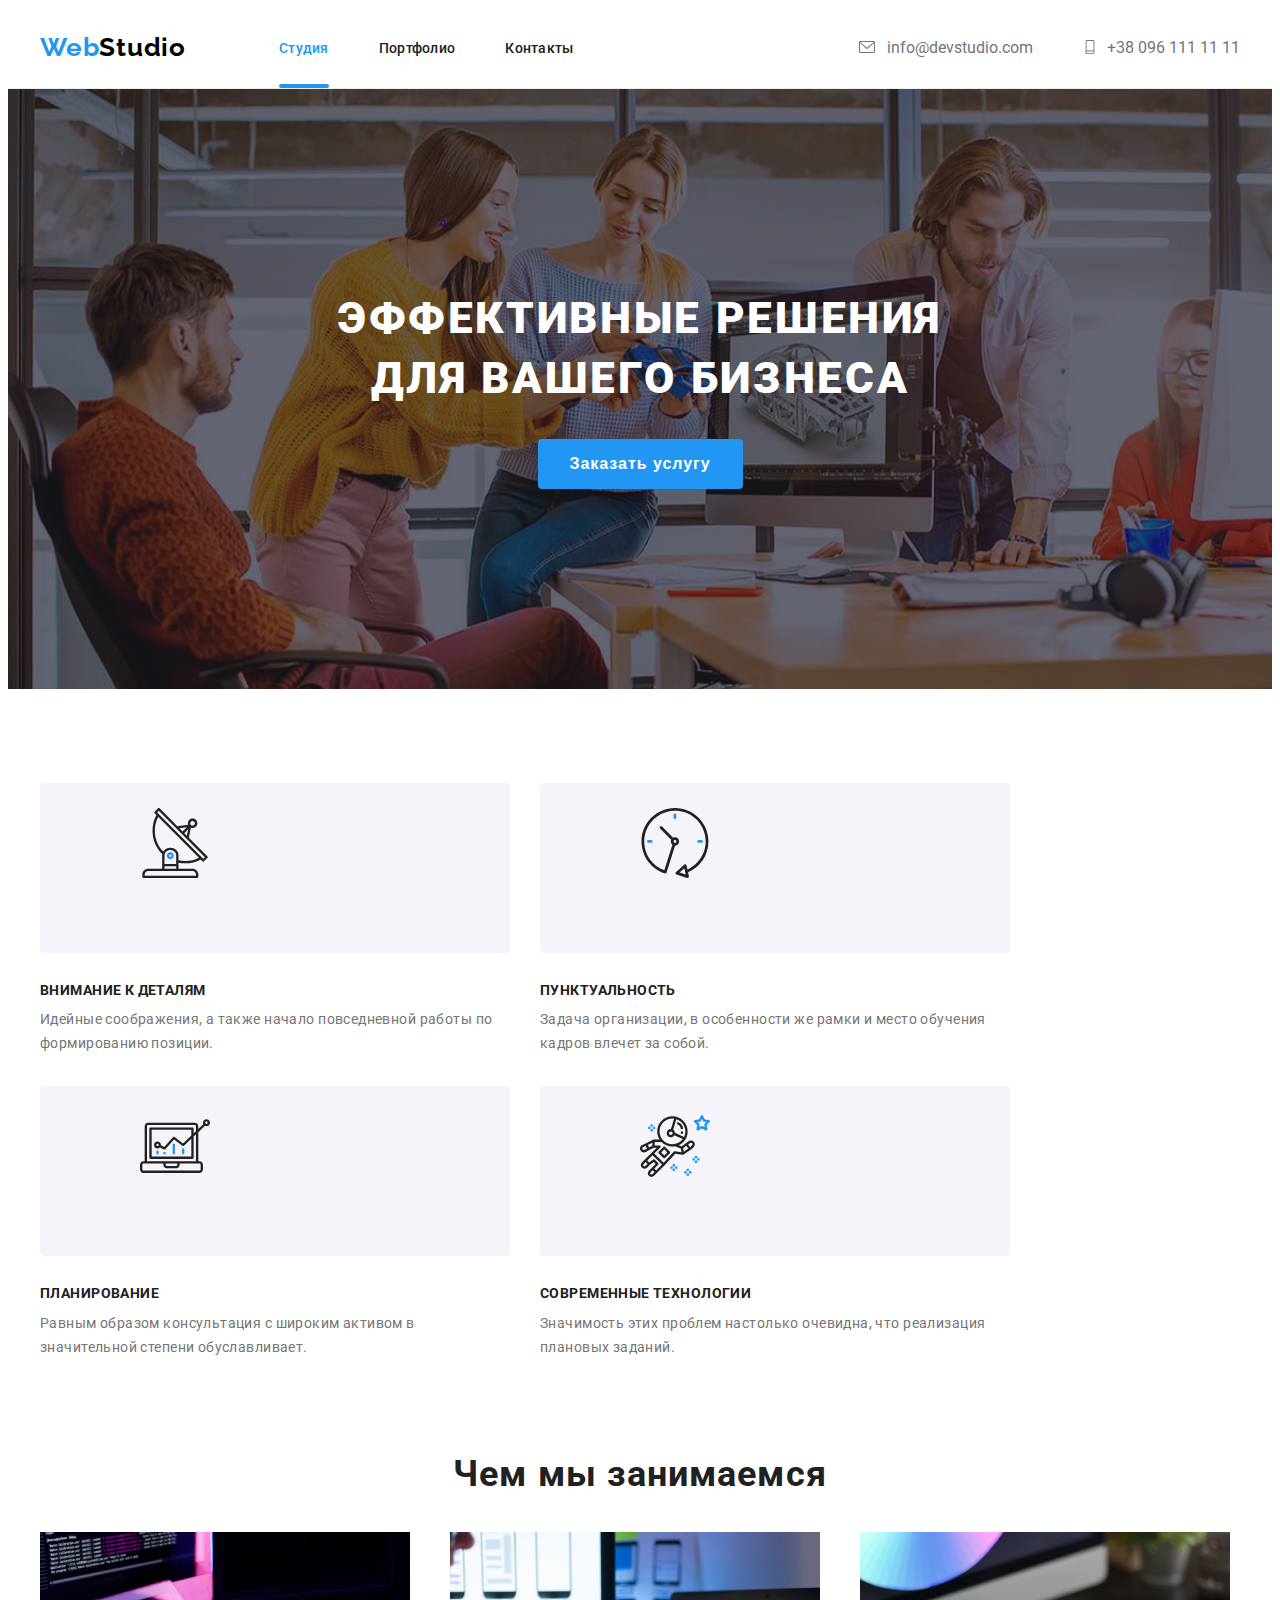
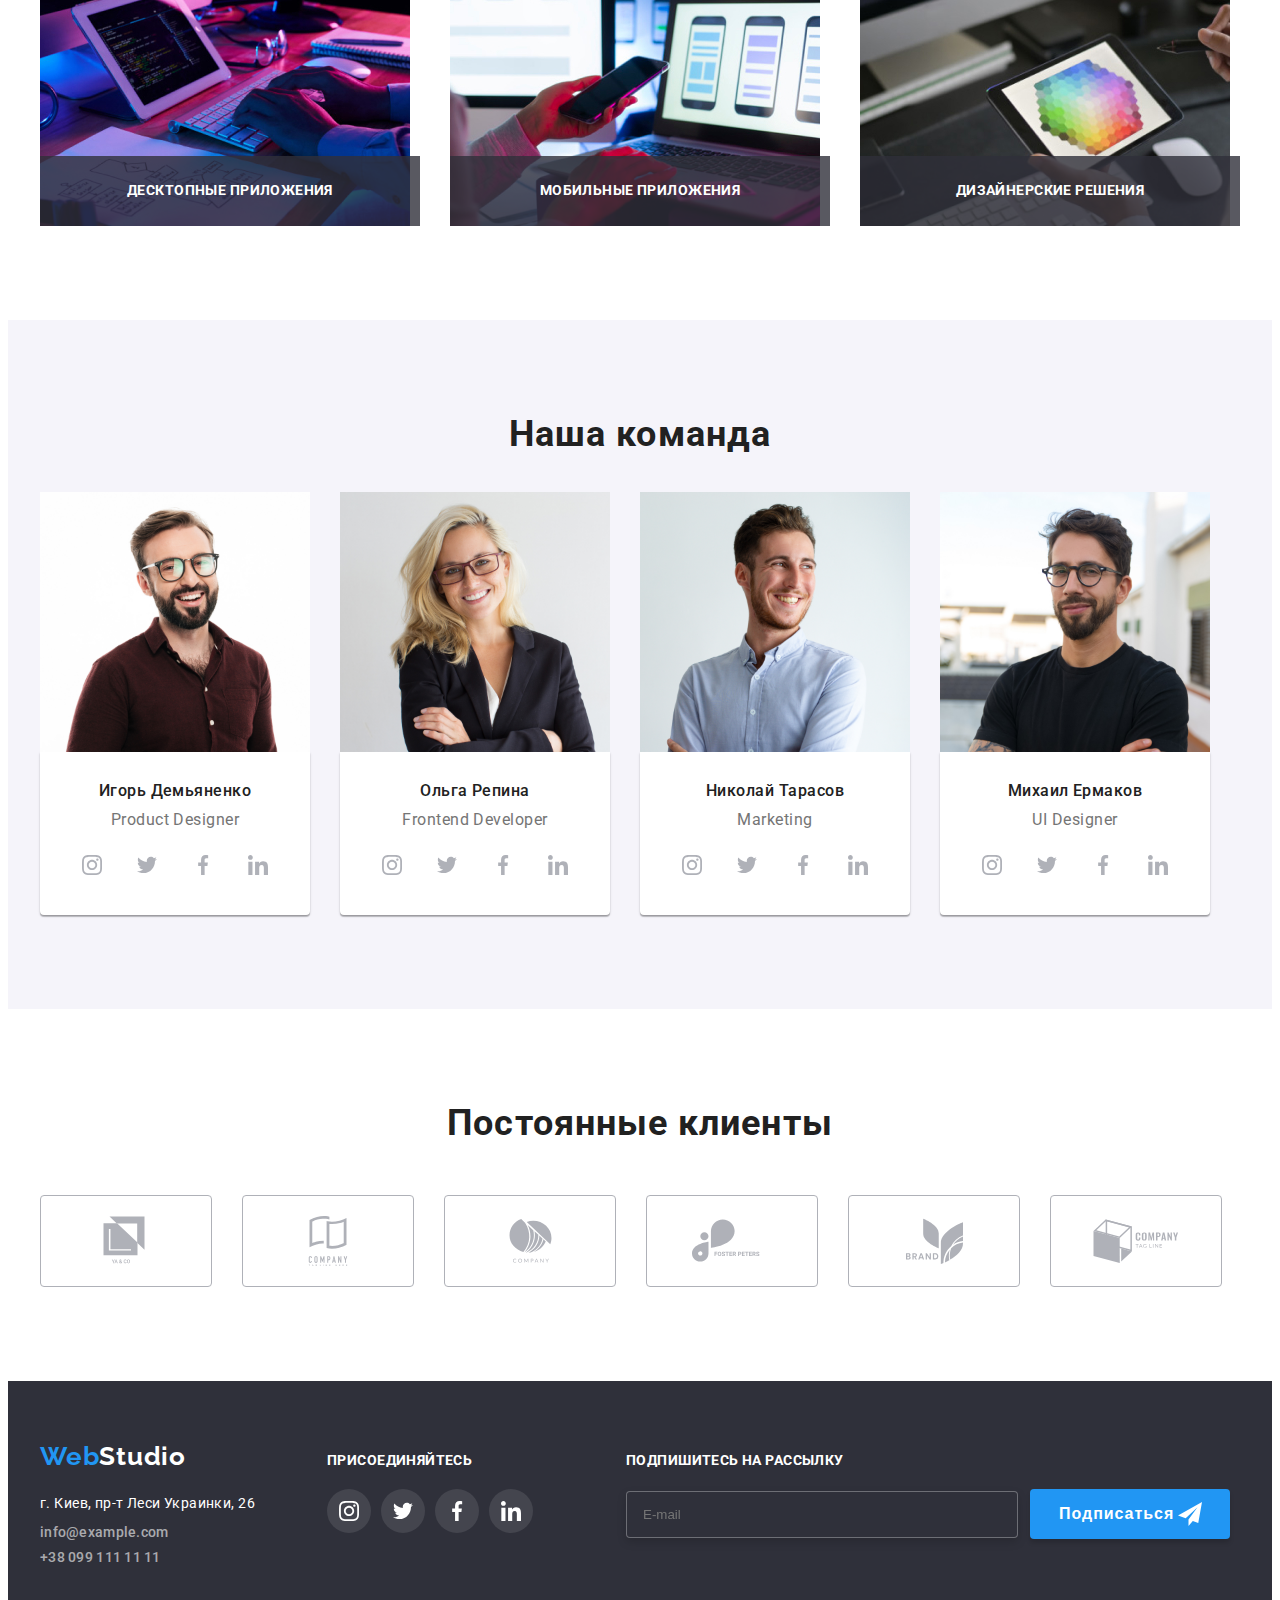
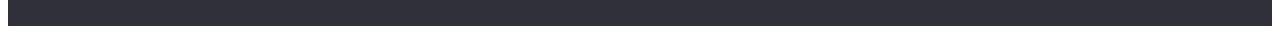
<file: index.html>
<!DOCTYPE html>
<html lang="ru">
<head>
    <meta charset="UTF-8">
    <meta http-equiv="X-UA-Compatible" content="IE=edge">
    <meta name="viewport" content="width=device-width, initial-scale=1.0">
    <title>Document</title>
    <link rel="preconnect" href="https://fonts.gstatic.com">
    <link href="https://fonts.googleapis.com/css2?family=Raleway:wght@700&family=Roboto:wght@400;500;700;900&display=swap"
        rel="stylesheet">
    <link rel="stylesheet" href="https://cdnjs.cloudflare.com/ajax/libs/modern-normalize/0.2.0/modern-normalize.min.css"
        integrity="sha512-sqIVMkf5f8XGYI/UZYGs7wODxlUeoj9JknataPfUwtvrSKWMHrMXGZ7Evb6nabFYJQG15vFFyALe6r0nWCD1Ug=="
        crossorigin="anonymous" />
    <link rel="stylesheet" href="./css/main.min.css">
    
</head>
<body>
    <header class="header">       
        
        <div class="container">
            <!-- Навигация -->
            <nav class="navigation">
                <a href="./index.html" class="logo link">Web<span class="logo_header">Studio</span></a>
                <ul class="list menu">
                    <li class="menu__item">
                        <a class="menu__link current link" href="index.html">Студия</a>
                    </li>
                    <li class="menu__item">
                        <a class="menu__link link" href="./portfolio.html">Портфолио</a>
                    </li>
                    <li class="menu__item">
                        <a class="menu__link link" href="">Контакты</a>
                    </li>
                </ul>
            </nav>
            <!-- Контакты -->
            <div class="contacts">
                <a href="mailto:info@devstudio.com" class="contacts__mail-link link">
                    <svg width="20" height="16" class="contacts__icon-envelope">
                        <use href="./images/svg/sprite.svg#icon-envelope">
            
                        </use>
                    </svg>
                    info@devstudio.com</a>
                <a href="tel:+380961111111" class="contacts__phone-link link">
                    <svg width="14" height="20" class="contacts__icon-Vector">
                        <use href="./images/svg/sprite.svg#icon-Vector">
            
                        </use>
                    </svg>+38 096 111 11 11
                </a>
            </div>
        </div>

    </header>

    <!-- hero -->
    <main class="main">
        <section class="hero">
            <div class="container">
                <h1 class="hero__title">Эффективные решения для вашего бизнеса</h1>
                <button type="button" class="hero__btn" data-modal-open>Заказать услугу</button>
            </div>
            
        </section>
        
        
        <!-- Особености -->
        <section class="features">
            <div class="container">
                <h2 class="visually-hidden">Особености</h2>
                <ul class="list features__list">
                    <li class="features__item">
                        <div class="features__svg-container">
                            <svg width="70" height="70">
                                <use href="./images/svg/sprite.svg#icon-antenna-1"></use>
                            </svg>
                        </div>
                        <div>
                            <h3 class="features__title">Внимание к деталям</h3>
                            <p class="features__description">Идейные соображения, а также начало повседневной работы по формированию
                                позиции.</p>
                        </div>
                    </li>
                    <li class="features__item">
                        <div class="features__svg-container">
                            <svg width="70" height="70">
                                <use href="./images/svg/sprite.svg#icon-clock-1"></use>
                            </svg>
                        </div>
                        <div>
                            <h3 class="features__title">Пунктуальность</h3>
                            <p class="features__description">Задача организации, в особенности же рамки и место обучения кадров влечет за
                                собой.</p>
                        </div>
                    </li>
                    <li class="features__item">
                        <div class="features__svg-container">
                            <svg width="70" height="70">
                                <use href="./images/svg/sprite.svg#icon-diagram-1"></use>
                            </svg>
                        </div>
                        <div>
                            <h3 class="features__title">Планирование</h3>
                            <p class="features__description">Равным образом консультация с широким активом в значительной степени
                                обуславливает.</p>
                        </div>
                    </li>
                    <li class="features__item">
                        <div class="features__svg-container">
                            <svg width="70" height="70">
                                <use href="./images/svg/sprite.svg#icon-astronaut-1"></use>
                            </svg>
                        </div>
                        <div>
                            <h3 class="features__title">Современные технологии</h3>
                            <p class="features__description">Значимость этих проблем настолько очевидна, что реализация плановых заданий.
                            </p>
                        </div>
                    </li>                   
                   
                </ul>
            </div>
             
        </section>
        
        
        
        <!-- Чем мы занимаемся -->
        <section class="abilities">
            <div class="container">
                <h2 class="title">Чем мы занимаемся</h2>
                <ul class="list abilities__list">
                    <li class="abilities__item">
                        <img class="box-img" src="./images/img.jpg" alt="box 1" height="294" width="370">
                        <div class="abilities__item-label">
                            <p class="abilities__item-label-text">
                                Десктопные приложения
                            </p>
                        </div>
                    </li>
                    <li class="abilities__item">
                        <img class="abilities__img" src="./images/img(1).jpg" alt="box 2" height="294" width="370">
                        <div class="abilities__item-label">
                            <p class="abilities__item-label-text">
                                Мобильные приложения
                            </p>
                        </div>
                    </li>
                    <li class="abilities__item">
                        <img class="abilities__img" src="./images/img(2).jpg" alt="box 3" height="294" width="370">
                        <div class="abilities__item-label">
                            <p class="abilities__item-label-text">
                                Дизайнерские решения
                            </p>
                        </div>
                    </li>
                </ul>
            </div>        
        </section>
        

        
        <!-- Наша команда -->
        <section class="team">
            <div class="container">
                <h2 class="title">Наша команда</h2>
                <ul class="list team__list">
                    <li class="team__item">
                        <img class="team__img" src="./images/team/img.jpg" alt="Product Designer" width="270" height="260">
                        <div class="team__list-content-wrapper">
                            <h3 class="team__title">Игорь Демьяненко</h3>
                            <p class="team__position">Product Designer</p>
                            <ul class="social-links list">
                                <li class="social-links__item">
                                    <a href="" class="social-links__link link">
                                        <svg width="20" height="20" class="social-links__icon">
                                            <use href="./images/svg/sprite.svg#icon-instagram-2"></use>
                                        </svg>
                                    </a>
                                </li>
                                <li class="social-links__item">
                                    <a href="" class="social-links__link link">
                                        <svg width="20" height="20" class="social-links__icon">
                                            <use href="./images/svg/sprite.svg#icon-twitter-1"></use>
                                        </svg>
                                    </a>
                                </li>
                                <li class="social-links__item">
                                    <a href="" class="social-links__link link">
                                        <svg width="20" height="20" class="social-links__icon">
                                            <use href="./images/svg/sprite.svg#icon-facebook-1"></use>
                                        </svg>
                                    </a>
                                </li>
                                <li class="social-links__item">
                                    <a href="" class="social-links__link link">
                                        <svg width="20" height="20" class="social-links__icon">
                                            <use href="./images/svg/sprite.svg#icon-linkedin-1"></use>
                                        </svg>
                                    </a>
                                </li>
                            </ul>
                        </div>
                    </li>
                    <li class="team__item">
                        <img class="team__img" src="./images/team/img(1).jpg" alt="Frontend Developer" width="270" height="260">
                        <div class="team__list-content-wrapper">
                            <h3 class="team__title">Ольга Репина</h3>
                            <p class="team__position">Frontend Developer</p>
                            <ul class="social-links list">
                                <li class="social-links__item">
                                    <a href="" class="social-links__link link">
                                        <svg class="social-links__icon">
                                            <use href="./images/svg/sprite.svg#icon-instagram-2"></use>
                                        </svg>
                                    </a>
                                </li>
                                <li class="social-links__item">
                                    <a href="" class="social-links__link link">
                                        <svg class="social-links__icon">
                                            <use href="./images/svg/sprite.svg#icon-twitter-1"></use>
                                        </svg>
                                    </a>
                                </li>
                                <li class="social-links__item">
                                    <a href="" class="social-links__link link">
                                        <svg class="social-links__icon">
                                            <use href="./images/svg/sprite.svg#icon-facebook-1"></use>
                                        </svg>
                                    </a>
                                </li>
                                <li class="social-links__item">
                                    <a href="" class="social-links__link link">
                                        <svg class="social-links__icon">
                                            <use href="./images/svg/sprite.svg#icon-linkedin-1"></use>
                                        </svg>
                                    </a>
                                </li>
                            </ul>
                        </div>
                    </li>
                    <li class="team__item">
                        <img class="team__img" src="./images/team/img(2).jpg" alt="Marketing" width="270" height="260">
                        <div class="team__list-content-wrapper">
                            <h3 class="team__title">Николай Тарасов</h3>
                            <p class="team__position">Marketing</p>
                            <ul class="social-links list">
                                <li class="social-links__item">
                                    <a href="" class="social-links__link link">
                                        <svg class="social-links__icon">
                                            <use href="./images/svg/sprite.svg#icon-instagram-2"></use>
                                        </svg>
                                    </a>
                                </li>
                                <li class="social-links__item">
                                    <a href="" class="social-links__link link">
                                        <svg class="social-links__icon">
                                            <use href="./images/svg/sprite.svg#icon-twitter-1"></use>
                                        </svg>
                                    </a>
                                </li>
                                <li class="social-links__item">
                                    <a href="" class="social-links__link link">
                                        <svg class="social-links__icon">
                                            <use href="./images/svg/sprite.svg#icon-facebook-1"></use>
                                        </svg>
                                    </a>
                                </li>
                                <li class="social-links__item">
                                    <a href="" class="social-links__link link">
                                        <svg class="social-links__icon">
                                            <use href="./images/svg/sprite.svg#icon-linkedin-1"></use>
                                        </svg>
                                    </a>
                                </li>
                            </ul>
                        </div>
                    </li>
                    <li class="team__item">
                        <img class="team__img" src="./images/team/img(3).jpg" alt="UI Designer" width="270" height="260">
                        <div class="team__list-content-wrapper">
                            <h3 class="team__title">Михаил Ермаков</h3>
                            <p class="team__position">UI Designer</p>
                            <ul class="social-links list">
                                <li class="social-links__item">
                                    <a href="" class="social-links__link link">
                                        <svg width="20" height="20" class="social-links__icon">
                                            <use href="./images/svg/sprite.svg#icon-instagram-2"></use>
                                        </svg>
                                    </a>
                                </li>
                                <li class="social-links__item">
                                    <a href="" class="social-links__link link">
                                        <svg width="20" height="20" class="social-links__icon">
                                            <use href="./images/svg/sprite.svg#icon-twitter-1"></use>
                                        </svg>
                                    </a>
                                </li>
                                <li class="social-links__item">
                                    <a href="" class="social-links__link link">
                                        <svg width="20" height="20" class="social-links__icon">
                                            <use href="./images/svg/sprite.svg#icon-facebook-1"></use>
                                        </svg>
                                    </a>
                                </li>
                                <li class="social-links__item">
                                    <a href="" class="social-links__link link">
                                        <svg width="20" height="20" class="social-links__icon">
                                            <use href="./images/svg/sprite.svg#icon-linkedin-1"></use>
                                        </svg>
                                    </a>
                                </li>
                            </ul>
                        </div>
                    </li>                   
                
                </ul>
            </div>
        </section>

        <!-- Постоянные клиенты -->
        <section class="customers">
            <div class="container">
                <h2 class="title">Постоянные клиенты</h2>
                <ul class="customers__list list">                    
                    <li class="customers__item">
                        <a class="customers__link link" href="">
                            <svg width="50" height="55" class="customers__icon">
                                <use href="./images/svg/sprite.svg#icon-logo-1">

                                </use>
                            </svg>
                        </a>
                    </li>
                    <li class="customers__item">
                        <a class="customers__link link" href="">
                            <svg width="50" height="62" class="customers__icon">
                                <use href="./images/svg/sprite.svg#icon-logo-2">

                                </use>
                            </svg>
                        </a>
                    </li>
                    <li class="customers__item">
                        <a class="customers__link link" href="">
                            <svg width="45" height="44" class="customers__icon">
                                <use href="./images/svg/sprite.svg#icon-logo-3">

                                </use>
                            </svg>
                        </a>
                    </li>
                    <li class="customers__item">
                        <a class="customers__link link" href="">
                            <svg width="120" height="80" class="customers__icon">
                                <use  href="./images/svg/sprite.svg#icon-logo-4">

                                </use>
                            </svg>
                        </a>
                    </li>
                    <li class="customers__item">
                        <a class="customers__link link" href="">
                            <svg width="69" height="57" class="customers__icon">
                                <use href="./images/svg/sprite.svg#icon-logo-5">

                                </use>
                            </svg>
                        </a>
                    </li>
                    <li class="customers__item">
                        <a class="customers__link link" href="">
                            <svg width="140" height="85" class="customers__icon">
                                <use href="./images/svg/sprite.svg#icon-logo-6">
                    
                                </use>
                            </svg>
                        </a>
                    </li>
                </ul>
            </div>
        </section>

        

    </main>
    <!-- footer -->
    <footer class="footer">
        <div class="container footer-container">
            <div>
                <a class="logo link" href="">Web<span class="logo_footer">Studio</span></a>
                
                <address class="adress">
                    <p class="adress__name">г. Киев, пр-т Леси Украинки, 26</p>
                    <a class="adress__mail-link  link" href="mailto:info@example.com">info@example.com</a>
                    <a class="adress__phone-link phone_link link" href="tel:+380991111111">+38 099 111 11 11</a>
                
                </address>
            </div>
            <div class="social-links-container">
                <h2 class="sicial-title">присоединяйтесь</h2>
                <ul class="footer-social-links list">
                    <li class="footer-social-link-item">
                        <a href="" class="footer-social-link link">
                            <svg width=20 height=20 class="footer-social-list-icon">
                                <use href="./images/svg/sprite.svg#icon-instagram-2"></use>
                            </svg>
                        </a>
                    </li>
                    <li class="footer-social-link-item">
                        <a href="" class="footer-social-link link">
                            <svg width=20 height=20 class="footer-social-list-icon">
                                <use href="./images/svg/sprite.svg#icon-twitter-1"></use>
                            </svg>
                        </a>
                    </li>
                    <li class="footer-social-link-item">
                        <a href="" class="footer-social-link link">
                            <svg width=20 height=20 class="footer-social-list-icon">
                                <use href="./images/svg/sprite.svg#icon-facebook-1"></use>
                            </svg>
                        </a>
                    </li>
                    <li class="footer-social-link-item">
                        <a href="" class="footer-social-link link">
                            <svg width=20 height=20 class="footer-social-list-icon">
                                <use href="./images/svg/sprite.svg#icon-linkedin-1"></use>
                            </svg>
                        </a>
                    </li>
                </ul>
            </div>

            <div class="subscription">
                <p class="subscription__title">Подпишитесь на рассылку</p>

                <form action="#" class="subscription__form">
                    <input type="email" name="user-email" class="subscription__input" placeholder="E-mail">
                    <div class="subscription__wraper">
                        <button type="submit" class="subscription__btn">Подписаться
                            <svg width=24 height=24 class="subscription__icon">
                                <use href="./images/svg/sprite.svg#icon-send"></use>
                            </svg>
                        </button>
                        
                    </div>
                </form>

            </div>
        </div>
        

    </footer>
    


   <div class="backdrop is-hidden" data-modal>
       <div class="modal">
           <button type="button" class="modal__close-btn" data-modal-close>
               <svg width=16 height=16 class="modal__close-btn-icon">
                   <use href="./images/svg/symbol-defs.svg#icon-close-black-18dp-2-1"></use>
               </svg>
           </button>

           <!-- Form -->
           <form action="#" class="modal__form" autocomplete="off">
               <p class="modal__form-title">Оставьте свои данные, мы вам перезвоним</p>
               <label for="user-name" class="modal__form-field">Имя</label>
                   <span class="modal__form-input-wrapper">
                    <input type="text" id="user-name" name="user-name" class="modal__form-input" required minlength="2">
                    <svg width=18 height=18 class="modal__form-icon">
                        <use href="./images/svg/sprite.svg#icon-person-black-18dp-1"></use>
                    </svg>
                   </span>                   
               
            <label for="user-phone" class="modal__form-field">Телефон</label>
                <span class="modal__form-input-wrapper">
                    <input type="tel" id="user-phone" name="user-phone" class="modal__form-input" required pattern="[0-9]{3}-[0-9]{3}-[0-9]{2}-[0-9]{2}"
                        title="096-111-11-11">
                    <svg width=18 height=18 class="modal__form-icon">
                        <use href="./images/svg/sprite.svg#icon-phone-black-18dp-1"></use>
                    </svg>
                </span>                 
                
                <label for="user-email" class="modal__form-field">Почта</label>                    
                <span class="modal__form-input-wrapper">
                    <input type="email" id="user-email" name="user-email" class="modal__form-input">
                        <svg width=18 height=18 class="modal__form-icon">
                        <use href="./images/svg/sprite.svg#icon-email-black-18dp-1"></use>
                    </svg>
                </span>               
                
                
                <label for="ser-message" class="modal__form-field">Комментарий</label>
                <textarea name="user-message" id="ser-message" class="modal__form-message" placeholder="Введите текст"></textarea>                
                <input type="checkbox" id="user-term" name="user-term" class="modal__form-term visually-hidden">
                <label for="user-term" class="modal__form-check-desc">
                    Соглашаюсь с рассылкой и принимаю&nbsp; <a href="" class="modal-form-link"> Условия договора</a></label>
                
                <button type="submit" class="modal__form-btn">Отправить</button>
           </form>
       </div>
   </div> 

    <script src="./js/modal.js"></script>
</body>
</html>
</file>
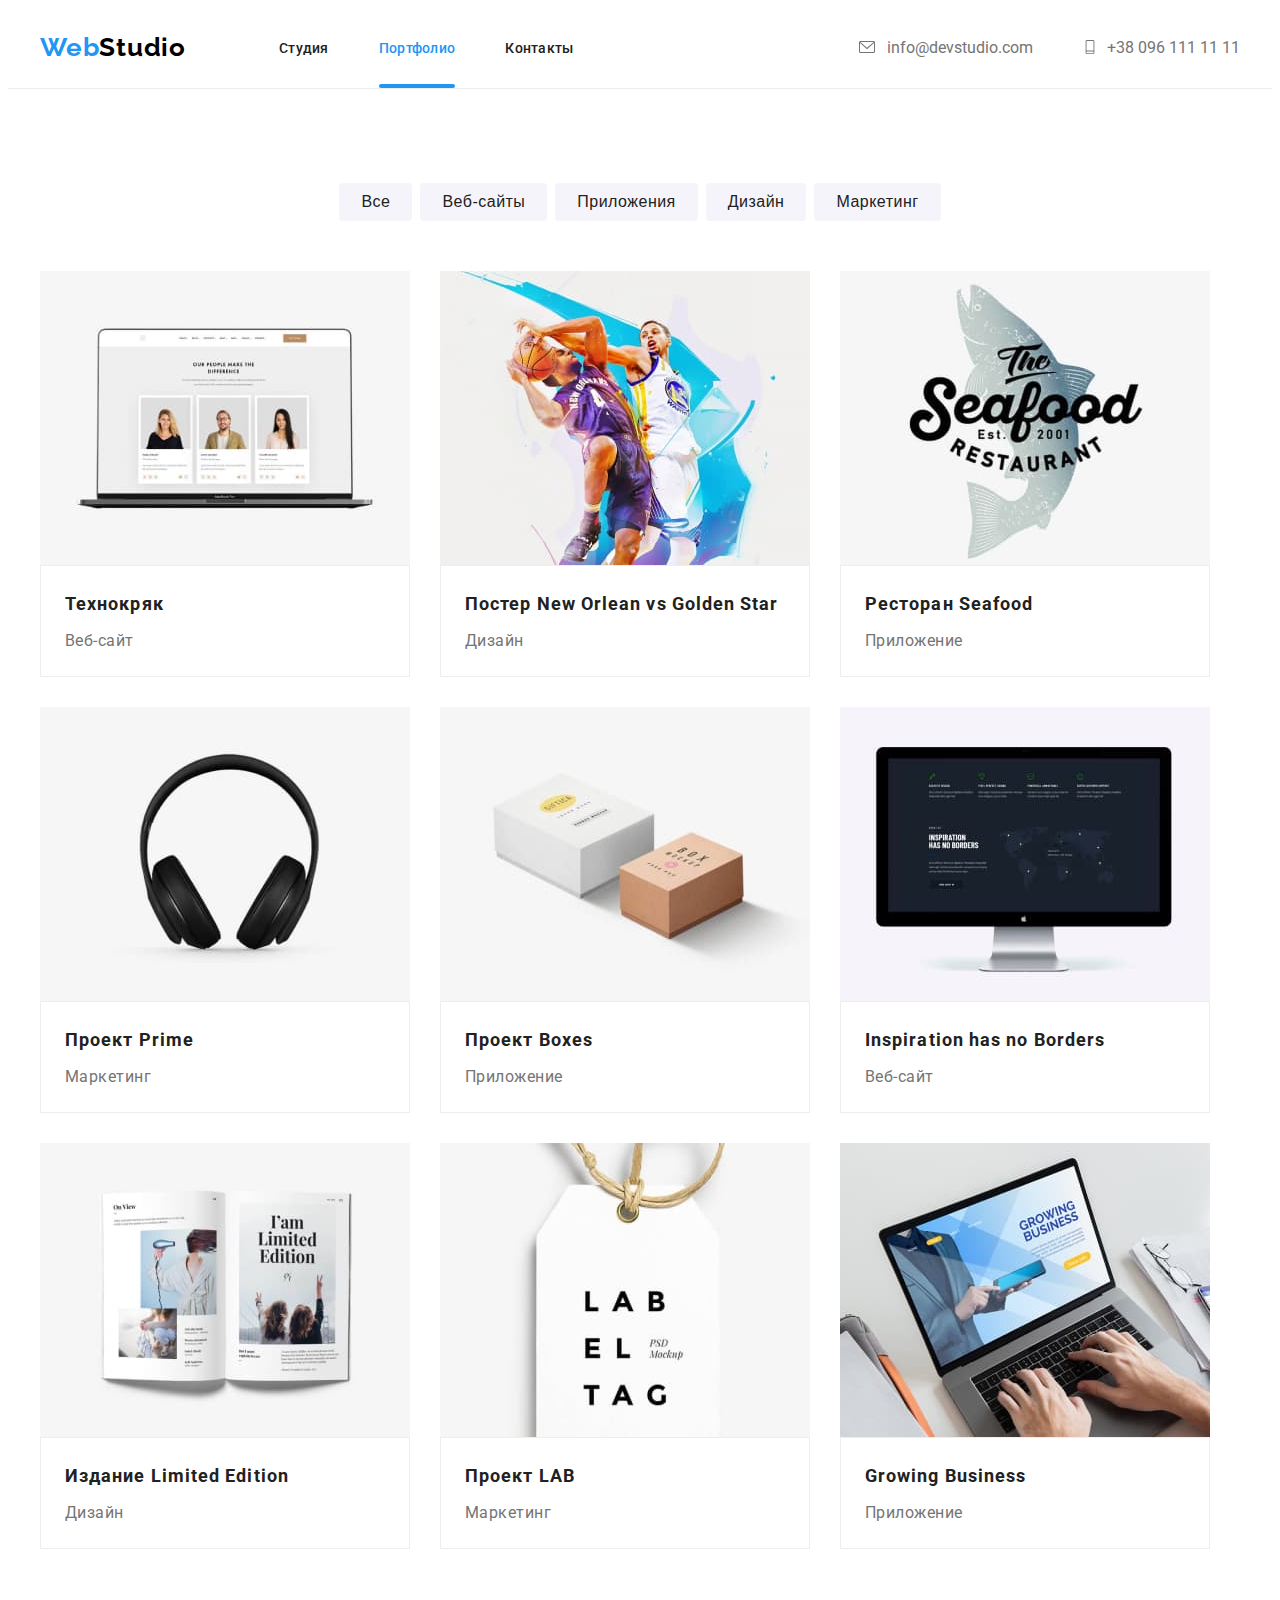
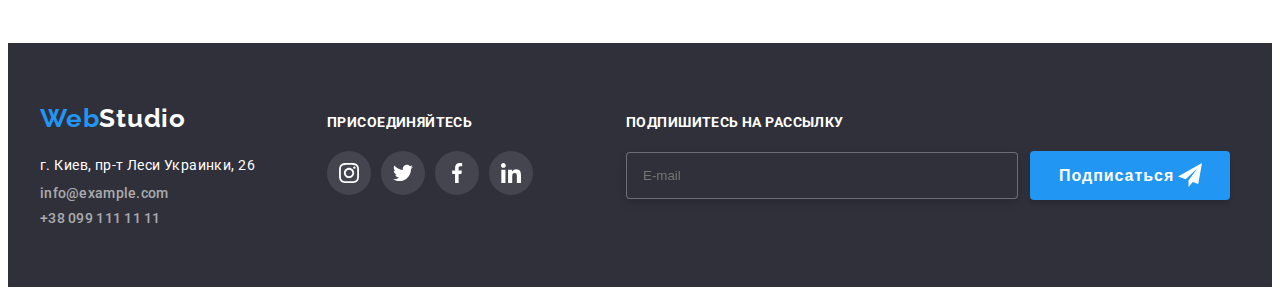
<file: portfolio.html>
<!DOCTYPE html>
<html lang="ru">
<head>
    <meta charset="UTF-8">
    <meta http-equiv="X-UA-Compatible" content="IE=edge">
    <meta name="viewport" content="width=device-width, initial-scale=1.0">    
    <title>Document</title>
    <link rel="preconnect" href="https://fonts.gstatic.com">
    <link href="https://fonts.googleapis.com/css2?family=Raleway:wght@700&family=Roboto:wght@400;500;700;900&display=swap"
        rel="stylesheet">
    <link rel="stylesheet" href="https://cdnjs.cloudflare.com/ajax/libs/modern-normalize/0.2.0/modern-normalize.min.css"
        integrity="sha512-sqIVMkf5f8XGYI/UZYGs7wODxlUeoj9JknataPfUwtvrSKWMHrMXGZ7Evb6nabFYJQG15vFFyALe6r0nWCD1Ug=="
        crossorigin="anonymous" />
    <link rel="stylesheet" href="./css/main.min.css">
</head>
<body>
    <header class="header">
    
        <div class="container">
            <!-- Навигация -->
            <nav class="navigation">
                <a href="./index.html" class="logo link">Web<span class="logo_header">Studio</span></a>
                <ul class="list menu">
                    <li class="menu__item">
                        <a class="menu__link link" href="index.html">Студия</a>
                    </li>
                    <li class="menu__item">
                        <a class="menu__link current link" href="./portfolio.html">Портфолио</a>
                    </li>
                    <li class="menu__item">
                        <a class="menu__link link" href="">Контакты</a>
                    </li>
                </ul>
            </nav>
            <!-- Контакты -->
            <div class="contacts">
                <a href="mailto:info@devstudio.com" class="contacts__mail-link link">
                    <svg width="20" height="16" class="contacts__icon-envelope">
                        <use href="./images/svg/sprite.svg#icon-envelope">
    
                        </use>
                    </svg>
                    info@devstudio.com</a>
                <a href="tel:+380961111111" class="contacts__phone-link link">
                    <svg width="14" height="20" class="contacts__icon-Vector">
                        <use href="./images/svg/sprite.svg#icon-Vector">
    
                        </use>
                    </svg>+38 096 111 11 11
                </a>
            </div>
        </div>
    
    </header>

    <main>

        <!-- portfolio -->
        <section class="portfolio-section">     
            <div class="container">
                <h1 hidden>portfolio</h1>
                <ul class="filter list">
                    <li class="filter__item">
                        <button type="button" class="filter__btm">Все</button>
                    </li>
                    <li class="filter__item">
                        <button type="button" class="filter__btm">Веб-сайты</button>
                    </li>
                    <li class="filter__item">
                        <button type="button" class="filter__btm">Приложения</button>
                    </li>
                    <li class="filter__item">
                        <button type="button" class="filter__btm">Дизайн</button>
                    </li>
                    <li class="filter__item">
                        <button type="button" class="filter__btm">Маркетинг</button>
                    </li>
                </ul>
                
                <ul class="projects list">
                    <li class="projects__item">
                        <a class="projects__link link" href="">
                            <div class="projects__list-wraper">
                                <img class="projects__img" src="./images/portfolio/img.jpg" alt="макбук" width="370" height="294">                            
                                <p class="projects__overlay">
                                    Технокряк это современная площадка распространения коронавируса. Компании используют эту платформу для цифрового шпионажа и атак на защищённые сервера конкурентов.
                                </p>  
                            </div>                          
                            <div class="projects__list-content-wrapper">
                                <h2 class="projects__title">Технокряк</h2>
                                <p class="projects__name">Веб-сайт</p>
                            </div>
                            
                        </a>
                    </li>
                    <li class="projects__item">
                        <a class="projects__link link" href="">
                            <div class="projects__list-wraper">
                                <img class="projects__img" src="./images/portfolio/img-1.jpg" alt="играют в баскетбол" width="370" height="294">                            
                                <p class="projects__overlay">
                                    Технокряк это современная площадка распространения коронавируса. Компании используют эту платформу для цифрового шпионажа и атак на защищённые сервера конкурентов.
                                </p>  
                            </div>                            
                            <div class="projects__list-content-wrapper">
                                <h2 class="projects__title">Постер New Orlean vs Golden Star</h2>
                                <p class="projects__name">Дизайн</p>
                            </div>
                            
                        </a>
                    </li>
                    <li class="projects__item">
                        <a class="projects__link link" href="">
                            <div class="projects__list-wraper">
                                <img class="projects__img" src="./images/portfolio/img-2.jpg" alt="логотип ресторана Seafood" width="370" height="294">                            
                                <p class="projects__overlay">
                                    Технокряк это современная площадка распространения коронавируса. Компании используют эту платформу для цифрового шпионажа и атак на защищённые сервера конкурентов.
                                </p>  
                            </div>    
                            
                            <div class="projects__list-content-wrapper">
                                <h2 class="projects__title">Ресторан Seafood</h2>
                                <p class="projects__name">Приложение</p>
                            </div>                                
                        </a>
                    </li>
                    <li class="projects__item">
                        <a class="projects__link link" href="">
                            <div class="projects__list-wraper">
                                <img class="project__img" src="./images/portfolio/img-3.jpg" alt="наушники" width="370" height="294">                            
                                <p class="projects__overlay">
                                    Технокряк это современная площадка распространения коронавируса. Компании используют эту платформу для цифрового шпионажа и атак на защищённые сервера конкурентов.
                                </p>  
                            </div>    
                            
                            <div class="projects__list-content-wrapper">
                                <h2 class="projects__title">Проект Prime</h2>
                                <p class="projects__name">Маркетинг</p>
                            </div>                            
                        </a>
                    </li>
                    <li class="projects__item">
                        <a class="projects__link link" href="">
                            <div class="projects__list-wraper">
                                <img class="projects__img" src="./images/portfolio/img-4.jpg" alt="две коробки" width="370" height="294">                            
                                <p class="projects__overlay">
                                    Технокряк это современная площадка распространения коронавируса. Компании используют эту платформу для цифрового шпионажа и атак на защищённые сервера конкурентов.
                                </p>  
                            </div>                             
                            <div class="projects__list-content-wrapper">
                                <h2 class="projects__title">Проект Boxes</h2>
                                <p class="projects__name">Приложение</p>
                            </div>                            
                        </a>
                    </li>
                    <li class="projects__item">
                        <a class="projects__link link" href="">
                            <div class="projects__list-wraper">
                                <img class="projects__img" src="./images/portfolio/img-5.jpg" alt="монитор" width="370" height="294">                            
                                <p class="projects__overlay">
                                    Технокряк это современная площадка распространения коронавируса. Компании используют эту платформу для цифрового шпионажа и атак на защищённые сервера конкурентов.
                                </p>  
                            </div>                             
                            <div class="projects__list-content-wrapper">
                                <h2 class="projects__title">Inspiration has no Borders</h2>
                                <p class="projects__name">Веб-сайт</p>
                            </div>                                
                        </a>
                    </li>
                    <li class="projects__item">
                        <a class="projects__link link" href="">
                            <div class="projects__list-wraper">
                                <img class="projects__img" src="./images/portfolio/img-6.jpg" alt="книга" width="370" height="294">                            
                                <p class="projects__overlay">
                                    Технокряк это современная площадка распространения коронавируса. Компании используют эту платформу для цифрового шпионажа и атак на защищённые сервера конкурентов.
                                </p>  
                            </div>                            
                            <div class="projects__list-content-wrapper">
                                <h2 class="projects__title">Издание Limited Edition</h2>
                                <p class="projects__name">Дизайн</p>
                            </div>                            
                        </a>
                    </li>
                    <li class="projects__item">
                        <a class="projects__link link" href="">
                            <div class="projects__list-wraper">
                                <img class="projects__img" src="./images/portfolio/img-7.jpg" alt="брилок с названием проекта" width="370" height="294">                           
                                <p class="projects__overlay">
                                    Технокряк это современная площадка распространения коронавируса. Компании используют эту платформу для цифрового шпионажа и атак на защищённые сервера конкурентов.
                                </p>  
                            </div>                           
                            <div class="projects__list-content-wrapper">
                                <h2 class="projects__title">Проект LAB</h2>
                                <p class="projects__name">Маркетинг</p>
                            </div>                                
                        </a>
                    </li>
                    <li class="projects__item">
                        <a class="projects__link link" href="">
                            <div class="projects__list-wraper">
                                <img class="projects__img" src="./images/portfolio/img-8.jpg" alt="набирает текст на ноутбуке" width="370" height="294">                           
                                <p class="projects__overlay">
                                    Технокряк это современная площадка распространения коронавируса. Компании используют эту платформу для цифрового шпионажа и атак на защищённые сервера конкурентов.
                                </p>  
                            </div> 
                            
                            <div class="projects__list-content-wrapper">
                                <h2 class="projects__title">Growing Business</h2>
                                <p class="projects__name">Приложение</p>
                            </div>                                
                        </a>
                    </li>
                </ul>

            </div>       
            
        </section>

    </main>

    <!-- footer -->
    <footer class="footer">
        <div class="container footer-container">
            <div>
                <a class="logo link" href="">Web<span class="logo_footer">Studio</span></a>
    
                <address class="adress">
                    <p class="adress__name">г. Киев, пр-т Леси Украинки, 26</p>
                    <a class="adress__mail-link  link" href="mailto:info@example.com">info@example.com</a>
                    <a class="adress__phone-link phone_link link" href="tel:+380991111111">+38 099 111 11 11</a>
    
                </address>
            </div>
            <div class="social-links-container">
                <h2 class="sicial-title">присоединяйтесь</h2>
                <ul class="footer-social-links list">
                    <li class="footer-social-link-item">
                        <a href="" class="footer-social-link link">
                            <svg width=20 height=20 class="footer-social-list-icon">
                                <use href="./images/svg/sprite.svg#icon-instagram-2"></use>
                            </svg>
                        </a>
                    </li>
                    <li class="footer-social-link-item">
                        <a href="" class="footer-social-link link">
                            <svg width=20 height=20 class="footer-social-list-icon">
                                <use href="./images/svg/sprite.svg#icon-twitter-1"></use>
                            </svg>
                        </a>
                    </li>
                    <li class="footer-social-link-item">
                        <a href="" class="footer-social-link link">
                            <svg width=20 height=20 class="footer-social-list-icon">
                                <use href="./images/svg/sprite.svg#icon-facebook-1"></use>
                            </svg>
                        </a>
                    </li>
                    <li class="footer-social-link-item">
                        <a href="" class="footer-social-link link">
                            <svg width=20 height=20 class="footer-social-list-icon">
                                <use href="./images/svg/sprite.svg#icon-linkedin-1"></use>
                            </svg>
                        </a>
                    </li>
                </ul>
            </div>
    
            <div class="subscription">
                <p class="subscription__title">Подпишитесь на рассылку</p>
    
                <form action="#" class="subscription__form">
                    <input type="email" name="user-email" class="subscription__input" placeholder="E-mail">
                    <div class="subscription__wraper">
                        <button type="submit" class="subscription__btn">Подписаться
                            <svg width=24 height=24 class="subscription__icon">
                                <use href="./images/svg/sprite.svg#icon-send"></use>
                            </svg>
                        </button>
    
                    </div>
                </form>
    
            </div>
        </div>
    
    
    </footer>
    
</body>
</html>
</file>
<file: css/main.min.css>
:root{--main-font: "Roboto", sans-serif;--secondary-font: "Raleway", sans-serif;--accent-color: #2196f3;--main-color: #212121;--secondary-color: #757575;--color-balck: #000000;--color-white: #ffffff;--main-transition: fill 250ms cubic-bezier(0.4, 0, 0.2, 1)}.visually-hidden{position:absolute !important;clip:rect(1px 1px 1px 1px);clip:rect(1px, 1px, 1px, 1px);padding:0 !important;border:0 !important;height:1px !important;width:1px !important;overflow:hidden}.container{width:1200px;margin:0 auto;padding-left:15px;padding-right:15px}h1,h2,h3,h4,h5,h6,p{margin:0px;padding:0px}ol,ul{margin:0px;padding:0px}img{display:block}.link{text-decoration:none}.list{list-style:none}body{font-family:var(--main-font);color:var(--main-color)}.title{font-weight:700;font-size:36px;line-height:1.16;text-align:center;letter-spacing:0.03em;color:var(--main-color);margin-bottom:36px}.logo{font-family:var(--secondary-font);font-weight:700;font-size:26px;line-height:1.19;letter-spacing:0.03em;color:var(--accent-color)}.logo_header{color:var(--color-balck)}.logo_footer{color:var(--color-white)}.social-links{padding-left:32px;padding-right:32px;margin-top:16px;display:flex;justify-content:space-between}.social-links__item{align-items:center}.social-links__item:not(:last-child){margin-right:10px}.social-links__link{transition:background-color 250ms cubic-bezier(0.4, 0, 0.2, 1);border-radius:50%;display:flex;justify-content:center;align-items:center;height:40px;width:40px}.social-links__link:focus,.social-links__link:hover{transition:background-color 250ms cubic-bezier(0.4, 0, 0.2, 1);background-color:var(--accent-color)}.social-links__icon{transition:fill 250ms cubic-bezier(0.4, 0, 0.2, 1);fill:#afb1b8;width:20px;height:20px}.social-links__link:focus .social-links__icon,.social-links__link:hover .social-links__icon{fill:var(--color-white)}.filter{display:flex;justify-content:center;margin-bottom:50px}.filter__item:not(:last-child){margin-right:8px}.filter__btm{font-weight:500;font-size:16px;line-height:1.62;text-align:center;letter-spacing:0.03em;cursor:pointer;color:var(--main-color);display:block;padding:6px 22px;background:#f5f4fa;border:none;border-radius:4px;transition:color 250ms cubic-bezier(0.4, 0, 0.2, 1),background 250ms cubic-bezier(0.4, 0, 0.2, 1),box-shadow 250ms cubic-bezier(0.4, 0, 0.2, 1)}.filter__btm:hover,.filter__btm:focus{box-shadow:0px 3px 1px rgba(0,0,0,0.1),0px 1px 2px rgba(0,0,0,0.08),0px 2px 2px rgba(0,0,0,0.12);background-color:var(--accent-color);color:var(--color-white)}.adress{font-style:normal;margin-top:20px}.adress__name{font-size:14px;line-height:1.71;letter-spacing:0.03em;color:var(--color-white);margin-bottom:9px}.adress__mail-link{font-weight:500;font-size:14px;line-height:1.14;letter-spacing:0.02em;color:rgba(255,255,255,0.6);transition:color 250ms cubic-bezier(0.4, 0, 0.2, 1);display:block;margin-bottom:9px}.adress__phone-link{display:block;font-weight:500;font-size:14px;line-height:1.14;letter-spacing:0.02em;color:rgba(255,255,255,0.6)}.subscription{margin-left:93px}.subscription__form{display:flex;align-items:center}.subscription__wraper{position:relative}.subscription__title{font-weight:700;text-transform:uppercase;font-size:14px;line-height:1.14;letter-spacing:0.03em;color:var(--color-white);margin-bottom:20px}.subscription__input{border:1px solid rgba(255,255,255,0.3);filter:drop-shadow(0px 4px 4px rgba(0,0,0,0.15));border-radius:4px;background:#2f303a;outline:none;width:358px;padding:15px 16px;color:var(--color-white)}.subscription__btn{background:#2196f3;box-shadow:0px 4px 4px rgba(0,0,0,0.15);border-radius:4px;display:flex;font-weight:700;font-size:16px;line-height:1.87;letter-spacing:0.06em;color:#ffffff;margin-left:12px;padding:10px 0 10px 29px;border:none;min-width:200px;transition:background 250ms cubic-bezier(0.4, 0, 0.2, 1)}.subscription__btn:hover{background:#188ce8;cursor:pointer}.subscription__icon{position:absolute;transform:translateY(-50%);top:50%;right:28px}.subscription::placeholder{font-size:16px;line-height:1.25;align-items:center;letter-spacing:0.03em;color:rgba(255,255,255,0.6)}.backdrop{position:fixed;bottom:0;left:0;top:0;left:0;width:100vw;height:100vh;background-color:rgba(0,0,0,0.2);transition:all 250ms cubic-bezier(0.4, 0, 0.2, 1)}.modal{position:absolute;left:50%;top:50%;transform:translate(-50%, -50%);width:528px;height:580px;background:#ffffff;padding:40px}.modal__form-title{font-weight:700;font-size:20px;line-height:1.15;text-align:center;letter-spacing:0.03em;color:var(--main-color);margin-bottom:12px}.modal__close-btn{display:flex;align-items:center;position:absolute;top:8px;right:8px;width:30px;height:30px;cursor:pointer;background:#ffffff;border-radius:50%;border:1px solid rgba(0,0,0,0.1)}.modal__close-btn-icon{display:block;transition:fill 250ms cubic-bezier(0.4, 0, 0.2, 1)}.modal__form{display:flex;flex-direction:column}.modal__form-field{font-size:12px;line-height:1.16;letter-spacing:0.01em;color:var(--secondary-color)}.modal__form-input-wrapper{position:relative;display:block;margin-top:4px;margin-bottom:10px}.modal__form-input{width:100%;height:40px;border:1px solid rgba(33,33,33,0.2);border-radius:4px;padding-left:42px;outline:none;transition:border-color 250ms cubic-bezier(0.4, 0, 0.2, 1)}.modal__form-btn{background:#2196f3;box-shadow:0px 4px 4px rgba(0,0,0,0.15);border-radius:4px;border:none;margin:0 auto;padding:10px 55px;margin-top:30px;font-weight:700;font-size:16px;line-height:1.87;letter-spacing:0.06em;color:#ffffff;transition:background 250ms cubic-bezier(0.4, 0, 0.2, 1)}.modal__form-btn:hover,.modal__form-btn:focus{background:#188ce8;box-shadow:0px 4px 4px rgba(0,0,0,0.15);border-radius:4px;cursor:pointer}.modal__form-icon{position:absolute;display:block;top:50%;left:12px;transform:translateY(-50%);transition:fill 250ms cubic-bezier(0.4, 0, 0.2, 1)}.modal__form-input:focus{border-color:var(--accent-color);cursor:pointer}.modal__form-input:focus+.modal__form-icon{fill:var(--accent-color)}.modal__form-message{width:100%;height:120px;outline:none;border:1px solid rgba(33,33,33,0.2);border-radius:4px;resize:none;padding:12px 16px;margin-top:4px;transition:border-color 250ms cubic-bezier(0.4, 0, 0.2, 1)}.modal__form-link{color:var(--accent-color)}.modal__form-message::placeholder{font-size:12px;line-height:1.16;letter-spacing:0.01em;color:rgba(117,117,117,0.5)}.modal__form-message:focus{border-color:var(--accent-color)}.modal__form-check-desc{display:flex;align-items:flex-end;font-size:12px;margin-top:20px}.modal__form-check-desc:before{content:"";display:block;width:16px;height:16px;border:1px solid #212121;border-radius:4px;cursor:pointer;margin-right:7px}.modal__form-term:focus+.modal__form-check-desc::before{box-shadow:0 0 0 0.5px black}.modal__form-term:checked+.modal__form-check-desc::before{background-image:url("../images/svg/icon check.svg");background-position:center;outline:none;background-color:var(--accent-color);border-color:var(--accent-color)}.modal__close-btn:hover .modal__close-btn-icon,.modal__close-btn:focus .modal__close-btn-icon{fill:var(--accent-color)}.is-hidden{opacity:0;visibility:hidden;pointer-events:none}.header{display:flex;align-items:center;padding-top:24px;padding-bottom:25px;border-bottom:1px solid #ececec}.header .container{display:flex;align-items:center}.navigation{display:flex;align-items:center}.menu{display:flex;align-items:center;margin-left:93px}.menu__link{font-weight:500;font-size:14px;line-height:1.14;letter-spacing:0.02em;color:var(--main-color);transition:color 250ms cubic-bezier(0.4, 0, 0.2, 1);position:relative;padding-top:32px;padding-bottom:32px}.menu__link:focus,.menu__link:hover{color:var(--accent-color)}.menu__item:not(:last-child){margin-right:50px}.contacts{display:flex;margin-left:auto}.contacts__mail-link{justify-content:center;align-items:center;display:flex;margin-right:50px;color:var(--secondary-color)}.contacts__phone-link{align-items:center;justify-content:center;display:flex;color:var(--secondary-color)}.contacts__icon-envelope{transition:fill 250ms cubic-bezier(0.4, 0, 0.2, 1);fill:var(--secondary-color);margin-right:10px}.contacts .contacts__mail-link:hover .contacts__icon-envelope,.contacts .contacts__mail-link:focus .contacts__icon-envelope{fill:var(--accent-color)}.contacts__icon-Vector{transition:fill 250ms cubic-bezier(0.4, 0, 0.2, 1);fill:var(--secondary-color);margin-right:10px}.contacts .contacts__phone-link:focus .contacts__icon-Vector,.contacts .contacts__phone-link:hover .contacts__icon-Vector{fill:var(--accent-color)}.contacts__mail-link:focus,.contacts__mail-link:hover,.contacts__phone-link:hover,.contacts__phone-link:focus{color:var(--accent-color)}.contacts__mail-link:focus,.contacts__mail-link:hover,.menu-link:focus,.menu-link:hover,.contacts__phone-link:hover,.contacts__phone-link:focus{color:var(--accent-color)}.phone_link{font-weight:500;font-size:14px;line-height:1.14;letter-spacing:0.02em;color:rgba(255,255,255,0.6);transition:color 250ms cubic-bezier(0.4, 0, 0.2, 1)}.current{color:var(--accent-color)}.current::after{content:"";display:block;position:absolute;width:100%;background-color:var(--accent-color);height:4px;border-radius:2px;bottom:0;left:0}.hero{max-width:1600px;margin:0 auto;background:#2f303a;padding-top:200px;padding-bottom:200px;text-align:center;background-image:linear-gradient(rgba(47,48,58,0.4), rgba(47,48,58,0.4)),url(../images/hero-Img.jpg)}.hero__title{font-weight:900;font-size:44px;line-height:1.36;letter-spacing:0.06em;text-transform:uppercase;color:#ffffff;width:700px;margin:0 auto;margin-bottom:30px}.hero__btn{font-weight:700;font-size:16px;line-height:1.87;letter-spacing:0.06em;background-color:var(--accent-color);color:var(--color-white);cursor:pointer;padding:10px 32px;border-radius:4px;border:none}.hero__btn:hover{background-color:#188ce8}.features{padding-top:94px;padding-bottom:47px}.features__list{display:flex;margin-left:-30px;margin-top:-30px;flex-wrap:wrap}.features__item{margin-top:30px;margin-left:30px;flex-basis:calc(100% / 4 - 30px)}.features__title{font-weight:700;font-size:14px;line-height:1.14;letter-spacing:0.03em;text-transform:uppercase;margin-bottom:10px}.features__description{font-size:14px;line-height:1.71;letter-spacing:0.03em;color:var(--secondary-color)}.features__svg-container{width:270px;height:120px;padding:25px 100px;background:#f5f4fa;border-radius:4px;margin-bottom:30px}.abilities{padding-top:47px;padding-bottom:94px}.abilities__list{display:flex;margin-left:-30px;margin-top:-30px}.abilities__item{flex-basis:calc(100% / 3 - -30px);margin-left:30px;margin-top:30px;position:relative}.abilities__item-label{display:flex;justify-content:center;align-items:center;position:absolute;bottom:0;left:0;width:100%;height:70px;background:rgba(47,48,58,0.8)}.abilities__item-label-text{font-weight:700;font-size:14px;line-height:1.14;text-align:center;letter-spacing:0.03em;text-transform:uppercase;color:var(--color-white)}.team{background-color:#f5f4fa;padding:94px 0 94px 0}.team__title{font-weight:500;font-size:16px;line-height:1.18;text-align:center;letter-spacing:0.03em;margin-bottom:10px}.team__list{flex-wrap:wrap;display:flex;margin-left:-30px;margin-top:-30px}.team__item{margin-left:30px;margin-top:30px}.team__list-content-wrapper{padding-top:30px;padding-bottom:30px;background-color:var(--color-white);box-shadow:0px 1px 3px rgba(0,0,0,0.12),0px 1px 1px rgba(0,0,0,0.14),0px 2px 1px rgba(0,0,0,0.2);border-radius:0px 0px 4px 4px}.team__position{font-size:16px;line-height:1.18;text-align:center;letter-spacing:0.03em;color:var(--secondary-color)}.customers{padding-top:94px;padding-bottom:94px}.customers__list{display:flex;margin-top:50px}.customers__link{display:flex;justify-content:center;align-items:center;width:170px;height:90px;border:1px solid #afb1b8;border-radius:4px;transition:border-color 250ms cubic-bezier(0.4, 0, 0.2, 1)}.customers__item:not(:last-child){margin-right:30px}.customers__link:focus,.customers__link:hover{border-color:var(--accent-color)}.customers__icon{fill:#afb1b8;transition:fill 250ms cubic-bezier(0.4, 0, 0.2, 1)}.customers__link:focus .customers__icon,.customers__link:hover .customers__icon{fill:var(--accent-color)}.footer{background-color:#2f303a;padding-top:60px;padding-bottom:60px}.footer-container{display:flex;align-items:baseline}.footer-social-list-icon{fill:var(--color-white)}.footer-social-link:focus,.footer-social-link:hover{background:var(--accent-color)}.footer-social-link{display:flex;justify-content:center;align-items:center;height:44px;width:44px;border-radius:50%;background:rgba(255,255,255,0.1);transition:background-color 250ms cubic-bezier(0.4, 0, 0.2, 1)}.footer-social-links{display:flex;margin-top:20px}.footer-social-link-item:not(:last-child){margin-right:10px}.sicial-title{font-family:Roboto;font-weight:700;font-size:14px;line-height:1.14;letter-spacing:0.03em;text-transform:uppercase;color:var(--color-white)}.social-links-container{margin-left:72px}.portfolio-section{padding-top:94px;padding-bottom:94px}.projects{flex-wrap:wrap;display:flex;margin-left:-30px;margin-top:-30px}.projects__item{position:relative;transition:box-shadow 250ms cubic-bezier(0.4, 0, 0.2, 1);margin-left:30px;margin-top:30px}.projects__item:focus,.projects__item:hover{box-shadow:0px 1px 1px rgba(0,0,0,0.12),0px 4px 4px rgba(0,0,0,0.06),1px 4px 6px rgba(0,0,0,0.16)}.projects__title{font-weight:700;font-size:18px;line-height:2;letter-spacing:0.06em;margin-bottom:4px;color:var(--main-color)}.projects__name{font-size:16px;line-height:1.87;letter-spacing:0.03em;color:var(--secondary-color)}.projects__list-wraper{overflow:hidden;position:relative}.projects__overlay{font-size:18px;line-height:1.56;letter-spacing:0.03em;color:var(--color-white);top:0;left:0;position:absolute;width:100%;transform:translateY(100%);height:100%;padding:63px 24px;background:rgba(33,150,243,0.9);transition:transform 250ms cubic-bezier(0.4, 0, 0.2, 1)}.projects__list-content-wrapper{padding:20px 24px;border:1px solid #eeeeee}.projects__link:focus .projects__overlay,.projects__link:hover .projects__overlay{transform:translateY(0%)}
/*# sourceMappingURL=main.min.css.map */
</file>
